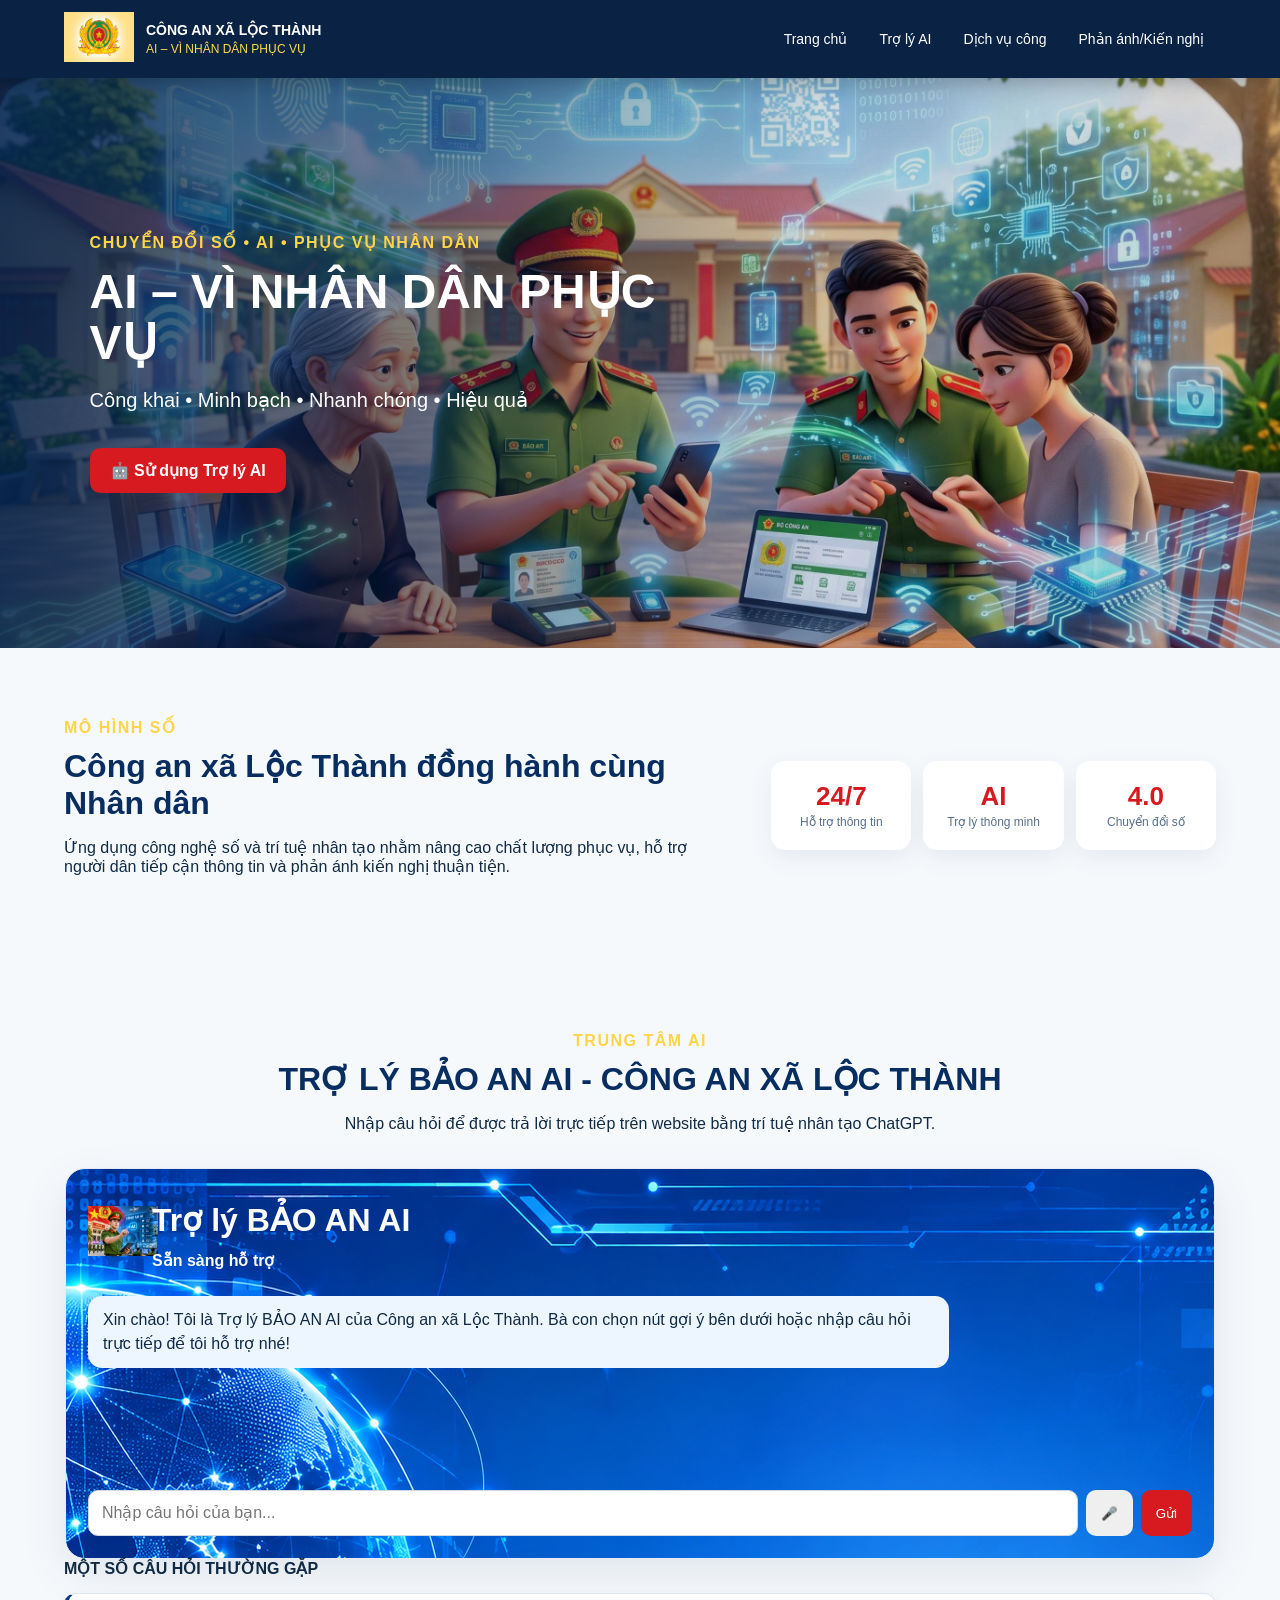
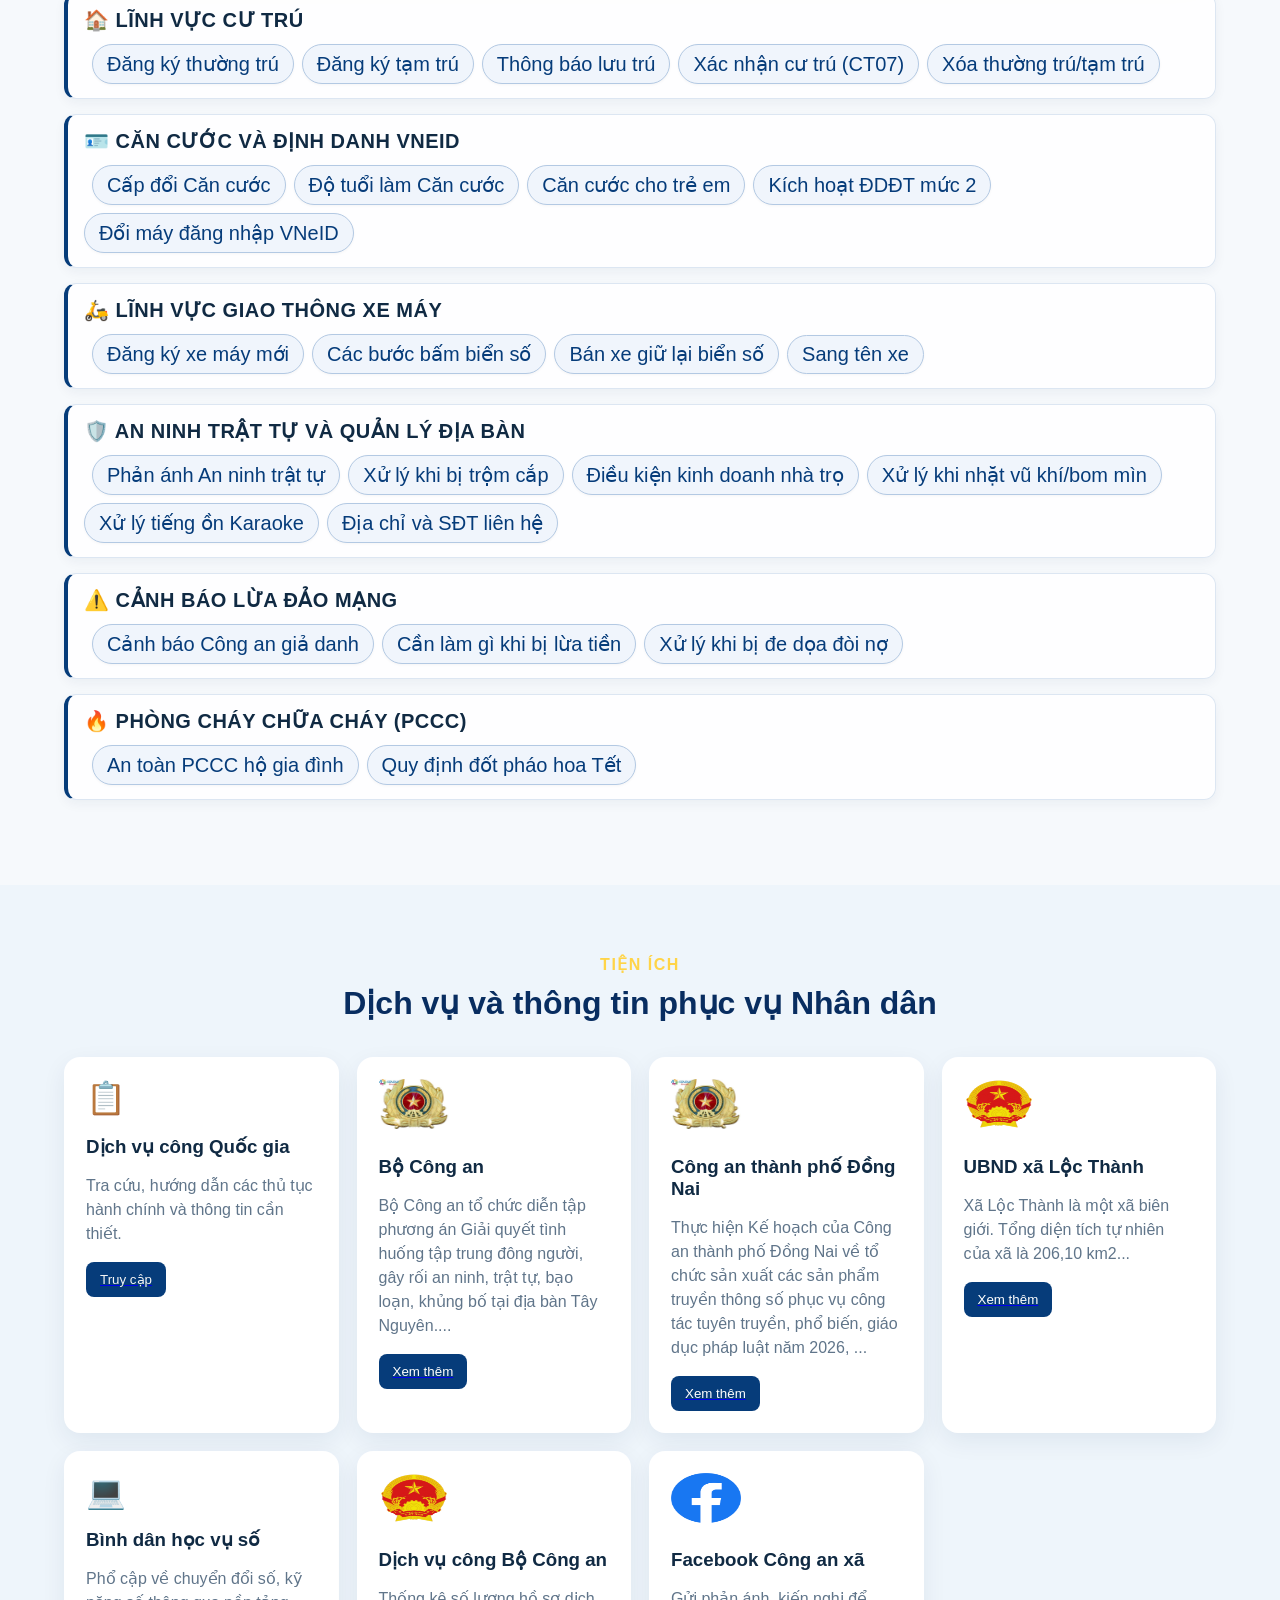
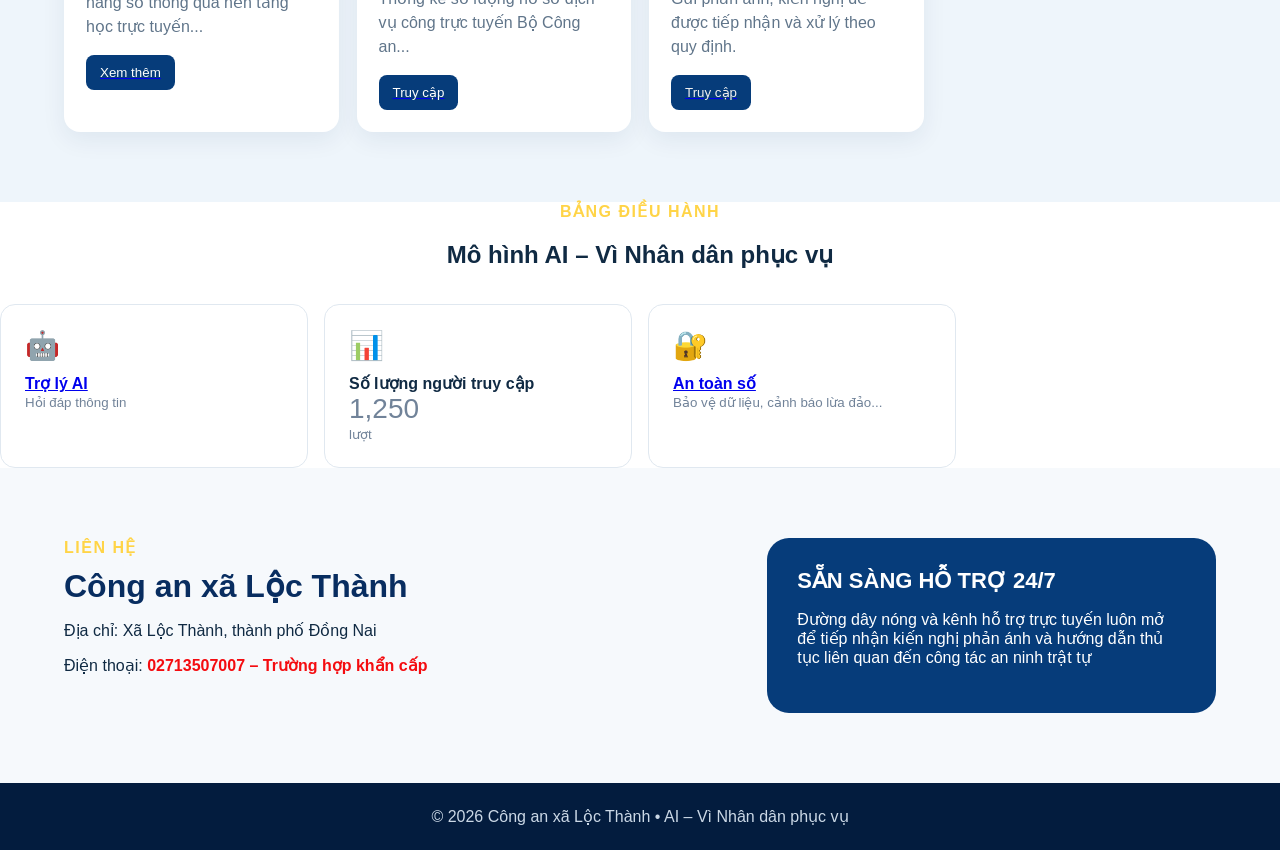
<file: index.html>
<!DOCTYPE html>
<html lang="vi">
<head>
  <meta charset="UTF-8">
  <meta name="viewport" content="width=device-width, initial-scale=1.0">
  <title>Công an xã Lộc Thành - AI Vì Nhân dân phục vụ</title>
  <meta name="description" content="Mô hình AI Công an xã Lộc Thành vì Nhân dân phục vụ">
  <link rel="stylesheet" href="style.css">
</head>
<body>
<header class="topbar">
  <div class="brand">
    <div><img src="logo-cong-an-vector-02.jpg" width="70" height="50" alt="Logo Công An"></div>
    <div>
      <div class="agency">CÔNG AN XÃ LỘC THÀNH</div>
      <div class="tagline">AI – VÌ NHÂN DÂN PHỤC VỤ</div>
    </div>
  </div>
  <button class="menu-btn" onclick="toggleMenu()">☰</button>
  <nav id="nav">
    <a href="#home">Trang chủ</a>
    <a href="#ai">Trợ lý AI</a>
    <a href="https://vpcp.dichvucong.gov.vn/p/home/Dịch vụ công-trang-chu.html" target="_blank">Dịch vụ công</a>
    <a href="https://m.me/CAXLOCTHANH1" target="_blank">Phản ánh/Kiến nghị</a>
  </nav>
</header>

<main>
<section id="home" class="hero">
  <img src="CAX.jpg" alt="Banner AI vì Nhân dân phục vụ" class="hero-img">
  <div class="hero-overlay">
    <div class="hero-copy">
      <span class="pill">CHUYỂN ĐỔI SỐ • AI • PHỤC VỤ NHÂN DÂN</span>
      <h1>AI – VÌ NHÂN DÂN PHỤC VỤ</h1>
      <p>Công khai • Minh bạch • Nhanh chóng • Hiệu quả</p>
      <a class="primary" href="#ai">🤖 Sử dụng Trợ lý AI</a>
    </div>
  </div>
</section>

<section class="intro">
  <div>
    <span class="eyebrow">MÔ HÌNH SỐ</span>
    <h2>Công an xã Lộc Thành đồng hành cùng Nhân dân</h2>
    <p>Ứng dụng công nghệ số và trí tuệ nhân tạo nhằm nâng cao chất lượng phục vụ, hỗ trợ người dân tiếp cận thông tin và phản ánh kiến nghị thuận tiện.</p>
  </div>
  <div class="stats">
    <div><b>24/7</b><span>Hỗ trợ thông tin</span></div>
    <div><b>AI</b><span>Trợ lý thông minh</span></div>
    <div><b>4.0</b><span>Chuyển đổi số</span></div>
  </div>
</section>

<section id="ai" class="section">
  <div class="section-title">
    <span class="eyebrow">TRUNG TÂM AI</span>
    <h2>TRỢ LÝ BẢO AN AI - CÔNG AN XÃ LỘC THÀNH</h2>
    <p>Nhập câu hỏi để được trả lời trực tiếp trên website bằng trí tuệ nhân tạo ChatGPT.</p>
  </div>
	
  <div class="ai-card">
    <div class="ai-head">
      <span class="ai-orb"><img src="Công an AI_ Lá chắn công nghệ tương lai.png" width="70" height="50" alt="Icon AI"></span>
      <div>
        <h2><font color="#FCFCFC">Trợ lý BẢO AN AI</font></h2>
        <b><font color="#FCFCFC">Sẵn sàng hỗ trợ</font></b>
      </div>
    </div>
    <div id="chat" class="chat">
      <div class="msg bot">Xin chào! Tôi là Trợ lý BẢO AN AI của Công an xã Lộc Thành. Bà con chọn nút gợi ý bên dưới hoặc nhập câu hỏi trực tiếp để tôi hỗ trợ nhé!</div>
    </div>
    <div class="input-row">
      <input id="question" placeholder="Nhập câu hỏi của bạn..." onkeydown="if(event.key==='Enter') sendQuestion()">
      <button onclick="startVoice()" title="Nhập bằng giọng nói">🎤</button>
      <button class="send" onclick="sendQuestion()">Gửi</button>
    </div>
  </div>
	<b>MỘT SỐ CÂU HỎI THƯỜNG GẶP</b>
   <div class="quick">
    <b>🏠 Lĩnh vực Cư trú</b><br>
    <button onclick="ask('Tôi cần hỏi về thủ tục đăng ký thường trú')">Đăng ký thường trú</button>
    <button onclick="ask('Tôi cần hỏi về thủ tục đăng ký tạm trú')">Đăng ký tạm trú</button>
    <button onclick="ask('Tôi cần hỏi về thủ tục thông báo lưu trú')">Thông báo lưu trú</button>
    <button onclick="ask('Tôi cần hỏi về giấy xác nhận cư trú')">Xác nhận cư trú (CT07)</button>
   <button onclick="ask('Tôi cần hỏi về xóa')">Xóa thường trú/tạm trú</button>
  </div>

  <div class="quick">
    <b>🪪 Căn cước và Định danh VNeID</b> <br>
    <button onclick="ask('Tôi cần hỏi về cấp đổi CCCD')">Cấp đổi Căn cước</button>
    <button onclick="ask('Tôi cần hỏi về độ tuổi làm căn cước')">Độ tuổi làm Căn cước</button>
    <button onclick="ask('Tôi cần hỏi về làm căn cước cho trẻ em')">Căn cước cho trẻ em</button>
    <button onclick="ask('Tôi cần hỏi về định danh mức 2')">Kích hoạt ĐDĐT mức 2</button>
    <button onclick="ask('Tôi cần hỏi về đổi điện thoại đăng nhập VNeID')">Đổi máy đăng nhập VNeID</button>
  </div>

  <div class="quick">
    <b>🛵 Lĩnh vực Giao thông xe máy</b><br>
    <button onclick="ask('Tôi cần hỏi về thủ tục đăng ký xe máy')">Đăng ký xe máy mới</button>
    <button onclick="ask('Tôi cần hỏi về quy trình bấm biển số xe')">Các bước bấm biển số</button>
    <button onclick="ask('Tôi bán xe có được giữ lại biển số không?')">Bán xe giữ lại biển số</button>
    <button onclick="ask('Tôi cần hỏi về thủ tục sang tên xe')">Sang tên xe</button>
  </div>

  <div class="quick">
    <b>🛡️ An ninh trật tự và Quản lý địa bàn</b><br>
    <button onclick="ask('Tôi muốn phản ánh vấn đề an ninh trật tự.')">Phản ánh An ninh trật tự</button>
    <button onclick="ask('Tôi cần xử lý tình huống trộm cắp như thế nào?')">Xử lý khi bị trộm cắp</button>
    <button onclick="ask('Tôi muốn mở nhà trọ kinh doanh cần điều kiện gì?')">Điều kiện kinh doanh nhà trọ</button>
    <button onclick="ask('Nhặt được súng đạn bom mìn thì làm sao?')">Xử lý khi nhặt vũ khí/bom mìn</button>
	 <button onclick="ask('Hàng xóm hát karaoke ồn thì làm sao?')">Xử lý tiếng ồn Karaoke</button>
    <button onclick="ask('Tôi cần liên hệ Công an xã.')">Địa chỉ và SĐT liên hệ</button>
  </div>

  <div class="quick">
    <b>⚠️ Cảnh báo Lừa đảo mạng</b><br>
    <button onclick="ask('Công an gọi điện yêu cầu tải link lạ cài VNeID đúng không?')">Cảnh báo Công an giả danh</button>
    <button onclick="ask('Tôi lỡ chuyển tiền cho kẻ lừa đảo bị lừa qua mạng thì phải làm sao?')">Cần làm gì khi bị lừa tiền</button>
    <button onclick="ask('Tôi bị đe dọa đòi nợ khống qua điện thoại')">Xử lý khi bị đe dọa đòi nợ</button>
  </div>

  <div class="quick">
    <b>🔥 Phòng cháy chữa cháy (PCCC)</b><br>
    <button onclick="ask('Quy định về an toàn phòng cháy chữa cháy hộ gia đình')">An toàn PCCC hộ gia đình</button>
    <button onclick="ask('Quy định sử dụng pháo hoa ngày Tết')">Quy định đốt pháo hoa Tết</button>
  </div>

</section>

<section id="services" class="section light">
  <div class="section-title"><span class="eyebrow">TIỆN ÍCH</span><h2>Dịch vụ và thông tin phục vụ Nhân dân</h2></div>
  <div class="cards">
    <article><div class="icon">📋</div><h3>Dịch vụ công Quốc gia</h3><p>Tra cứu, hướng dẫn các thủ tục hành chính và thông tin cần thiết.</p><button style="color: white;"><a href="https://vpcp.dichvucong.gov.vn/p/home/Dịch vụ công-trang-chu.html" target="_blank"><font color="#F4F4F4">Truy cập</font></a></button></article>
    <article id="camera"><div class="icon"><img src="images (1).jpg" width="70" height="50" alt="Quốc Huy"></div><h3>Bộ Công an</h3>
      <p>Bộ Công an tổ chức diễn tập phương án Giải quyết tình huống tập trung đông người, gây rối an ninh, trật tự, bạo loạn, khủng bố tại địa bàn Tây Nguyên....</p><button><a href="https://www.bocongan.gov.vn/" target="_blank"><font color="White">Xem thêm</font></a></button></article>
	  <article id="camera"><div class="icon"><img src="images (1).jpg" width="70" height="50" alt="Quốc Huy"></div><h3>Công an thành phố Đồng Nai</h3>
      <p>Thực hiện Kế hoạch của Công an thành phố Đồng Nai về tổ chức sản xuất các sản phẩm truyền thông số phục vụ công tác tuyên truyền, phổ biến, giáo dục pháp luật năm 2026, ...</p><button><a href="https://congan.dongnai.gov.vn/Pages/home.aspx/" target="_blank"><font color="White">Xem thêm</font></a></button></article>
	  <article id="camera"><div class="icon"><img src="Quoc_Huy_Viet_Nam_Chuan.png" width="70" height="50" alt="Quốc Huy"></div><h3>UBND xã Lộc Thành</h3>
      <p>Xã Lộc Thành là một xã biên giới. Tổng diện tích tự nhiên của xã là 206,10 km2...</p><button><a href="https://locthanh.dongnai.gov.vn/" target="_blank"><font color="White">Xem thêm</font></a></button></article>
    <article><div class="icon">💻</div><h3>Bình dân học vụ số</h3><p>Phổ cập về chuyển đổi số, kỹ năng số thông qua nền tảng học trực tuyến...</p><button><a href="https://binhdanhocvusocand.mobifone.vn/" target="_blank"><font color="White">Xem thêm</font></a></button></article>
	  <article><div class="icon"><img src="Quoc_Huy_Viet_Nam_Chuan.png"width="70" height="50" alt="Quốc Huy"></div><h3>Dịch vụ công Bộ Công an</h3><p>Thống kê số lượng hồ sơ dịch vụ công trực tuyến Bộ Công an...</p><button><a href="https://dichvucong.bocongan.gov.vn/?home=1" target="_blank"><font color="White">Truy cập</font></a></button></article>
    <article id="feedback"><div class="icon"><img src="images.png"width="70" height="50" alt="facebook"></div><h3>Facebook Công an xã</h3><p>Gửi phản ánh, kiến nghị để được tiếp nhận và xử lý theo quy định.</p><button><a href=https://www.facebook.com/share/19oJTYgMDp/?mibextid=wwXIfr><font color="#EFEFEF">Truy cập</font></a></button></article>
  </div>
</section>

<section class="dashboard">
  <div class="section-title"><span class="eyebrow">BẢNG ĐIỀU HÀNH</span><h2>Mô hình AI – Vì Nhân dân phục vụ</h2></div>
  <div class="dash-grid">
    <div class="dash-item"><span>🤖</span><b><a href="#ai">Trợ lý AI</a></b><small>Hỏi đáp thông tin</small></div>
    <div class="dash-item"><span>📊</span><b>Số lượng người truy cập</b><small><span id="visitorCount">1,250</span> lượt</small></div>
    <div class="dash-item"><span>🔐</span><b><a href="https://www.antoanso.com/" target="_blank">An toàn số</a></b><small>Bảo vệ dữ liệu, cảnh báo lừa đảo...</small></div>
  </div>
</section>

<section id="contact" class="contact">
  <div><span class="eyebrow">LIÊN HỆ</span><h2>Công an xã Lộc Thành</h2><p>Địa chỉ: Xã Lộc Thành, thành phố Đồng Nai</p><p>Điện thoại: <b><font color="#F40C10">02713507007 – Trường hợp khẩn cấp</font></b></p></div>
  <div class="contact-box"><b>SẴN SÀNG HỖ TRỢ 24/7</b><p>Đường dây nóng và kênh hỗ trợ trực tuyến luôn mở để tiếp nhận kiến nghị phản ánh và hướng dẫn thủ tục liên quan đến công tác an ninh trật tự</p></div>
</section>
</main>

<footer>© 2026 Công an xã Lộc Thành • AI – Vì Nhân dân phục vụ</footer>

<div id="modal" class="modal" onclick="closeModal(event)">
  <div class="modal-box">
    <button class="close" onclick="closeModal()">×</button>
    <h3>Gửi phản ánh, kiến nghị</h3>
    <input placeholder="Họ và tên">
    <input placeholder="Số điện thoại">
    <textarea placeholder="Nội dung phản ánh..."></textarea>
    <button class="primary" onclick="notice('Đã ghi nhận nội dung phản ánh. Hệ thống sẽ tiếp nhận và xử lý.')">Gửi phản ánh</button>
  </div>
</div>

<script>
// --- CẤU HÌNH API CHATGPT ---
const OPENAI_API_KEY = "YOUR_OPENAI_API_KEY"; 

function toggleMenu(){
  document.getElementById("nav").classList.toggle("show");
}
function notice(t){ alert(t); }

const chat = document.getElementById("chat");
const question = document.getElementById("question");

function addMessage(text, type){
  const d = document.createElement("div");
  d.className = "msg " + type;
  d.textContent = text;
  chat.appendChild(d);
  chat.scrollTop = chat.scrollHeight;
}

function ask(text){
  question.value = text;
  sendQuestion();
}

// 1. DỮ LIỆU TỪ KHÓA TRẢ LỜI TRỰC TIẾP
const knowledgeBase = [
  {
    "keys": ["địa chỉ", "dia chi", "số điện thoại", "so dien thoai", "sđt", "sdt", "trực ban", "truc ban", "liên hệ", "lien he", "trụ sở", "tru so"],
    "answer": "Trụ sở Công an xã Lộc Thành đặt tại: ấp K' Liêu, xã Lộc Thành, thành phố Đồng Nai. Số điện thoại trực ban tiếp nhận thông tin 24/24h: 02713.507.007. Trong trường hợp khẩn cấp về an ninh trật tự, bà con vui lòng gọi ngay để được hỗ trợ kịp thời."
  },
  {
    "keys": ["thời gian", "thoi gian", "giờ làm việc", "gio lam viec", "tiếp dân", "tiep dan", "mấy giờ", "may gio", "lịch làm việc", "lich lam viec"],
    "answer": "Công an xã Lộc Thành tiếp công dân giải quyết thủ tục hành chính trong giờ hành chính từ Thứ Hai đến Thứ Sáu (Sáng: 07h00 - 11h30; Chiều: 13h30 - 17h00). Riêng công tác trực ban tiếp nhận tố giác, tin báo về an ninh trật tự duy trì 24/24h tất cả các ngày."
  },
  {
    "keys": ["phát hiện","phat hienhien","trình báo", "trinh bao", "tố giác", "to giac", "mất trộm", "mat trom", "vi phạm", "vi pham", "tội phạm", "toi pham", "báo án", "phản ánh", "bao an", "trộm cắp", "trom cap"],
    "answer": "Khi xảy ra vụ việc an ninh trật tự hoặc mất trộm tài sản, bà con cần: 1. Giữ nguyên hiện trường vụ việc. 2. Gọi ngay Trực ban Công an xã 02713.507.007 hoặc đến trực tiếp trụ sở Công an xã Lộc Thành (ấp K' Liêu) để lập biên bản tiếp nhận trình báo. Bà con cũng có thể phản ánh trực tuyến qua ứng dụng VNeID."
  },
  {
    "keys": ["cư trú","cu tru", "đăng ký thường trú", "dang ky thuong tru", "nộp hồ sơ thường trú", "nop ho so thuong tru", "nhập khẩu", "nhap khau", "thường trú ở đâu", "thuong tru o dau"],
    "answer": "Thủ tục Đăng ký thường trú hiện nộp 100% online qua Cổng Dịch vụ công Bộ Công an hoặc ứng dụng VNeID. Hồ sơ gồm: Tờ khai CT01 và Giấy tờ chứng minh chỗ ở hợp pháp (Sổ hồng/sổ đỏ, hợp đồng mua nhà/thuê nhà). Thời hạn giải quyết: Tối đa 07 ngày làm việc. Nếu có khó khăn vướng mắc trong quá trình thực hiện bà con xin vui lòng liên hệ qua số điện thoại trực ban Công an xã: 02713.507.007 hoặc đến trực tiếp trụ sở Công an xã Lộc Thành, địa chỉ: ấp K’ Liêu, xã Lộc Thành, thành phố Đồng Nai"
  },
  {
    "keys": ["tạm trú", "tam tru", "đăng ký tạm trú", "dang ky tam tru", "thủ tục tạm trú", "thu tuc tam tru", "làm tạm trú", "lam tam tru", "khai báo tạm trú", "khai bao tam tru"],
    "answer": "Thủ tục Đăng ký tạm trú nộp trực tuyến 100% trên Cổng dịch vụ công Bộ Công an hoặc VNeID trong vòng 60 ngày kể từ ngày chuyển đến sinh sống. Hồ sơ: Tờ khai CT01 + Giấy tờ chứng minh chỗ ở hợp pháp (Hợp đồng thuê/mượn nhà). Thời hạn giải quyết: Tối đa 03 ngày làm việc. Nếu có khó khăn vướng mắc trong quá trình thực hiện bà con xin vui lòng liên hệ qua số điện thoại trực ban Công an xã: 02713.507.007 hoặc đến trực tiếp trụ sở Công an xã Lộc Thành, địa chỉ: ấp K’ Liêu, xã Lộc Thành, thành phố Đồng Nai để được hướng dẫn "
  },
  {
    "keys": ["lưu trú", "luu tru", "thông báo lưu trú", "thong bao luu tru", "khách ở lại", "khach o lai", "ở qua đêm", "o qua dem", "nhà trọ", "nha tro", "khách lưu trú", "khach luu tru"],
    "answer": "Thủ tục Thông báo lưu trú thực hiện trực tiếp trên điện thoại qua VNeID (mục Thủ tục hành chính -> Thông báo lưu trú) hoặc Cổng Dịch vụ công Bộ Công an. Thời hạn: Phải thông báo trước 23h00 cùng ngày (nếu khách đến sau 23h00 thì thông báo trước 08h00 ngày hôm sau). Nếu có khó khăn vướng mắc trong quá trình thực hiện bà con xin vui lòng liên hệ qua số điện thoại trực ban Công an xã: 02713.507.007 hoặc đến trực tiếp trụ sở Công an xã Lộc Thành, địa chỉ: ấp K’ Liêu, xã Lộc Thành, thành phố Đồng Nai để được hướng dẫn "
  },
  {
    "keys": ["xác nhận","xac nhan", "xác nhận thông tin về cư trú", "xac nhan thong tin ve cu tru", "ct07", "ct 07", "giấy xác nhận cư trú", "giay xac nhan cu tru", "xin ct07", "xin ct 07"],
    "answer": "Bà con nộp yêu cầu cấp Giấy xác nhận thông tin về cư trú (CT07) qua Cổng dịch vụ công Bộ Công an hoặc ứng dụng VNeID. Có thể chọn nhận bản điện tử trên ứng dụng hoặc bản giấy tại trụ sở/qua bưu điện. Thời hạn giải quyết: Tối đa 01 ngày làm việc."
  },
  {
    "keys": ["xóa","xóa thường trú", "xoa thuong tru", "xóa tạm trú", "xoa tam tru","xóa đăng ký thường trú", "xoa dang ky thuong tru", "xóa đăng ký tạm trú", "xoa dang ky tam tru", "xóa hộ khẩu", "xoa ho khau"],
    "answer": "Công dân bị xóa đăng ký thường trú/tạm trú khi: Qua đời, định cư nước ngoài, thôi quốc tịch Việt Nam, vắng mặt liên tục từ 12 tháng trở lên mà không đăng ký tạm trú nơi khác/không khai báo tạm vắng, hoặc chỗ ở hợp pháp bị phá dỡ, tịch thu. Nếu có khó khăn vướng mắc trong quá trình thực hiện bà con xin vui lòng liên hệ qua số điện thoại trực ban Công an xã: 02713.507.007 hoặc đến trực tiếp trụ sở Công an xã Lộc Thành, địa chỉ: ấp K’ Liêu, xã Lộc Thành, thành phố Đồng Nai để được hướng dẫn"
  },
  {
    "keys": ["CCCD","căn cước công dân", "can cuoc cong dan", "cấp đổi cccd", "doi the cccd", "thẻ cũ còn hạn", "the cu con han", "bắt buộc đổi", "bat buoc doi", "đổi căn cước mới", "doi can cuoc moi"],
    "answer": "Thẻ CCCD mã vạch/gắn chip đã cấp trước ngày 01/7/2024 vẫn có giá trị sử dụng đến hết thời hạn ghi trên thẻ. Công dân được đổi sang thẻ Căn cước mới khi có nhu cầu hoặc khi thẻ cũ hết hạn, hư hỏng, thay đổi thông tin hộ tịch. Nếu có khó khăn vướng mắc trong quá trình thực hiện bà con xin vui lòng liên hệ qua số điện thoại trực ban Công an xã: 02713.507.007 hoặc đến trực tiếp trụ sở Công an xã Lộc Thành, địa chỉ: ấp K’ Liêu, xã Lộc Thành, thành phố Đồng Nai để được hướng dẫn"
  },
  {
    "keys": ["độ tuổi làm CCCD", "do tuoi lam cccd","độ tuổi làm căn cước", "do tuoi lam can cuoc", "mấy tuổi làm căn cước", "may tuoi lam can cuoc", "bắt buộc làm căn cước", "bat buoc lam can cuoc", "dưới 14 tuổi", "duoi 14 tuoi"],
    "answer": "Căn cứ Luật Căn cước: Công dân Việt Nam từ đủ 14 tuổi trở lên BẮT BUỘC phải làm thẻ Căn cước. Công dân dưới 14 tuổi được cấp thẻ Căn cước theo nhu cầu (không bắt buộc)."
  },
  {
    "keys": ["trẻ","cccd cho trẻ","căn cước cho trẻ em", "can cuoc cho tre em", "trẻ dưới 14 tuổi", "tre duoi 14 tuoi", "dưới 6 tuổi", "duoi 6 tuoi", "làm căn cước cho con", "lam can cuoc cho con"],
    "answer": "Trẻ từ 0 - dưới 6 tuổi: Cha/mẹ nộp hồ sơ trực tuyến qua Cổng Dịch vụ công, không thu nhận sinh trắc học. Trẻ từ đủ 6 - dưới 14 tuổi: Cha/mẹ đưa trẻ đến cơ quan Công an để thu nhận vân tay, ảnh khuôn mặt và mống mắt. Nếu có khó khăn vướng mắc trong quá trình thực hiện bà con xin vui lòng liên hệ qua số điện thoại trực ban Công an xã: 02713.507.007 hoặc đến trực tiếp trụ sở Công an xã Lộc Thành, địa chỉ: ấp K’ Liêu, xã Lộc Thành, thành phố Đồng Nai để được hướng dẫn"
  },
  {
    "keys": ["VNeID","vneid", "kích hoạt VNeID", "kich hoat VNeID", "VNeID mức 2", "VNeID muc 2", "định danh mức 2", "dinh danh muc 2", "làm VNeID mức 2", "lam VNeID muc 2"],
    "answer": "Bà con mang theo thẻ Căn cước và điện thoại sử dụng số thuê bao chính chủ đến trụ sở Công an xã Lộc Thành để làm thủ tục thu nhận Định danh điện tử Mức 2 (chụp ảnh, lăn tay). Sau khi nhận tin nhắn phê duyệt, mở ứng dụng VNeID để hoàn tất kích hoạt."
  },
  {
    "keys": ["đổi điện thoại", "doi dien thoai", "mất điện thoại", "mat dien thoai", "đăng nhập VNeID máy mới", "dang nhap VNeID may moi", "đổi máy VNeID", "doi may VNeID"],
    "answer": "Tải VNeID trên máy mới -> Đăng nhập tài khoản. Xác thực bằng cách quét chip NFC trên thẻ Căn cước bằng máy mới, hoặc lấy mã OTP từ thiết bị cũ. Nếu máy không hỗ trợ NFC hoặc mất máy cũ, bà con mang Căn cước ra Công an xã để được hỗ trợ cấp mã đổi thiết bị. Nếu có khó khăn vướng mắc trong quá trình thực hiện bà con xin vui lòng liên hệ qua số điện thoại trực ban Công an xã: 02713.507.007 hoặc đến trực tiếp trụ sở Công an xã Lộc Thành, địa chỉ: ấp K’ Liêu, xã Lộc Thành, thành phố Đồng Nai để được hướng dẫn"
  },
  {
    "keys": ["ô tô","oto", "xe máy", "đăng ký xe", "dang ky xe", "bấm biển số", "bam bien so", "công an xã đăng ký xe", "cong an xa dang ky xe", "bấm biển", "bam bien xe may"],
    "answer": "Công an xã Lộc Thành thực hiện thủ tục đăng ký, cấp biển số định danh lần đầu và thu hồi xe ô tô, mô tô, xe gắn máy, xe máy điện của cá nhân/tổ chức tại địa phương. Địa điểm: Trụ sở Công an xã Lộc Thành (ấp K' Liêu)."
  },
  {
    "keys": ["bấm biển số","bước bấm biển số", "buoc bam bien so", "thủ tục bấm biển xe", "thu tuc bam bien xe", "quy trình đăng ký xe", "quy trinh dang ky xe"],
    "answer": "Quy trình 3 bước: 1. Nộp lệ phí trước bạ (tại Thuế hoặc online). 2. Kê khai hồ sơ đăng ký xe trên Cổng Dịch vụ công Bộ Công an lấy mã hồ sơ. 3. Đưa xe và hồ sơ gốc (Hóa đơn, Phiếu xuất xưởng) đến Công an xã Lộc Thành để kiểm tra xe và bấm biển số."
  },
  {
    "keys": ["bán xe","ban xe","bán xe giữ biển", "ban xe giu bien", "giữ lại biển số", "giu lai bien so", "bán xe bán biển", "ban xe ban bien"],
    "answer": "Khi bán hoặc chuyển nhượng xe, chủ xe BẮT BUỘC phải giữ lại Giấy đăng ký xe và biển số xe, nộp lại cho Công an để làm thủ tục thu hồi. Biển số định danh này sẽ lưu trong kho dữ liệu 05 năm để cấp lại khi bạn mua xe mới. Nếu có khó khăn vướng mắc trong quá trình thực hiện bà con xin vui lòng liên hệ qua số điện thoại trực ban Công an xã: 02713.507.007 hoặc đến trực tiếp trụ sở Công an xã Lộc Thành, địa chỉ: ấp K’ Liêu, xã Lộc Thành, thành phố Đồng Nai để được hướng dẫn"
  },
  {
    "keys": ["sang tên","sang ten","sang tên xe", "sang ten xe", "sang tên xe máy", "sang ten xe may", "mua xe cũ", "mua xe cu"],
    "answer": "1. Chủ cũ làm thủ tục thu hồi đăng ký, biển số tại cơ quan Công an quản lý xe đó. 2. Chủ mới đăng ký sang tên trên Cổng Dịch vụ công Bộ Công an, sau đó mang xe và hồ sơ thu hồi đến Công an cấp xã nơi cư trú để bấm biển số định danh mới. Nếu có khó khăn vướng mắc trong quá trình thực hiện bà con xin vui lòng liên hệ qua số điện thoại trực ban Công an xã: 02713.507.007 hoặc đến trực tiếp trụ sở Công an xã Lộc Thành, địa chỉ: ấp K’ Liêu, xã Lộc Thành, thành phố Đồng Nai để được hướng dẫn"
  },
  {
    "keys": ["kinh doanh nhà trọ","kinh doanh nha tro","mở nhà trọ", "mo nha tro", "điều kiện An ninh trật tự", "dieu kien An ninh trật tự", "cho thuê lưu trú", "cho thue luu tru", "kinh doanh nhà trọ", "kinh doanh nha tro"],
    "answer": "Chủ cơ sở cần: 1. Có Giấy đăng ký kinh doanh hộ cá thể. 2. Bảo đảm điều kiện an toàn Phòng cháy chữa cháy. 3. Xin cấp Giấy chứng nhận đủ điều kiện về An ninh trật tự tại Công an cấp thẩm quyền. 4. Cam kết và thực hiện đầy đủ việc khai báo tạm trú/lưu trú cho khách qua VNeID. Nếu có khó khăn vướng mắc trong quá trình thực hiện bà con xin vui lòng liên hệ qua số điện thoại trực ban Công an xã: 02713.507.007 hoặc đến trực tiếp trụ sở Công an xã Lộc Thành, địa chỉ: ấp K’ Liêu, xã Lộc Thành, thành phố Đồng Nai để được hướng dẫn"
  },
  {
    "keys": ["nhặt được súng", "nhat duoc sung", "nhặt được bom", "nhat duoc bom", "vật liệu nổ", "vat lieu no", "đạn mìn", "dan min", "vũ khí", "vu khi"],
    "answer": "Nghiêm cấm cưa đục, nhặt gom, tàng trữ vũ khí, vật liệu nổ! Khi phát hiện: 1. Giữ nguyên hiện trường, cắm biển cảnh báo, không cho người khác tiếp cận. 2. Gọi ngay Công an xã Lộc Thành qua SĐT 02713.507.007 để thu gom và xử lý an toàn."
  },
  {
    "keys": ["đốt pháo", "dot phao", "sử dụng pháo", "su dung phao", "pháo hoa", "phao hoa", "pháo nổ", "phao no", "ngày tết đốt pháo", "ngay tet dot phao"],
    "answer": "Người dân từ đủ 18 tuổi chỉ được sử dụng PHÁO HOA KHÔNG TIẾNG NỔ do các doanh nghiệp thuộc Bộ Quốc phòng sản xuất. Nghiêm cấm tuyệt đối việc sản xuất, tàng trữ, buôn bán và đốt pháo nổ, pháo hoa nổ tự chế. Vi phạm sẽ bị xử phạt hành chính rất nặng hoặc truy cứu trách nhiệm hình sự."
  },
  {
    "keys": ["phản ánh","hát karaoke ồn", "hat karaoke on", "hàng xóm gây ồn", "hang xom gay on", "loa công suất lớn", "loa cong suat lon", "ồn ào quá giờ", "on ao qua gio"],
    "answer": "Hành vi gây tiếng động lớn, huyên náo tại khu dân cư từ 22h00 đêm đến 06h00 sáng hôm sau là vi phạm pháp luật và sẽ bị xử phạt hành chính theo Nghị định 282/2025/NĐ-CP. Khi bị ảnh hưởng, bà con gọi ngay Trực ban Công an xã 02713.507.007 để lực lượng Công an xã đến kiểm tra, nhắc nhở và xử lý."
  },
  {
    "keys": ["otp","công an gọi điện", "cong an goi dien", "tải link lạ", "tai link la", "cung cấp otp", "cung cap otp", "lừa đảo VNeID", "lua dao VNeID"],
    "answer": "CẢNH BÁO LỪA ĐẢO! Cơ quan Công an KHÔNG BAO GIỜ gọi điện yêu cầu người dân tải ứng dụng qua đường link lạ (file .apk), KHÔNG yêu cầu chuyển tiền hay đọc mã OTP ngân hàng. Bà con tuyệt đối không làm theo và cúp máy ngay lập tức! bà con xin vui lòng liên hệ qua số điện thoại trực ban Công an xã: 02713.507.007 hoặc đến trực tiếp trụ sở Công an xã Lộc Thành, địa chỉ: ấp K’ Liêu, xã Lộc Thành, thành phố Đồng Nai để được hỗ trợ"
  },
  {
    "keys": ["lừa đảo","lua dao","lỡ chuyển tiền lừa đảo", "lo chuyen tien lua dao", "bị lừa tiền", "bi lua tien", "bị lừa qua mạng", "bi lua qua mang", "chuyển tiền kẻ xấu", "chuyen tien ke xau"],
    "answer": "1. Gọi ngay đường dây nóng Ngân hàng yêu cầu phong tỏa tài khoản khẩn cấp. 2. Lưu giữ/chụp ảnh chứng từ giao dịch, tin nhắn, số tài khoản kẻ lừa đảo. 3. Đến ngay Công an xã Lộc Thành (ấp K' Liêu) hoặc cơ quan Công an gần nhất để báo án."
  },
  {
    "keys": ["đe dọa đòi nợ", "de doa doi no", "không vay tiền bị đòi nợ", "khong vay tien bi doi no", "bị khủng bố điện thoại", "bi khung bo dien thoai", "đòi nợ khống", "doi no khong"],
    "answer": "1. Bình tĩnh, không chuyển tiền cho kẻ xấu. 2. Bật chặn cuộc gọi rác, khóa bảo mật trang cá nhân. 3. Thông báo cho người thân/bạn bè biết mình bị mạo danh đòi nợ khống. 4. Ghi âm cuộc gọi, lưu tin nhắn đe dọa mang đến Công an xã Lộc Thành để trình báo."
  },
  {
    "keys": ["an toàn pccc hộ gia đình", "pccc gia đình", "phòng cháy chữa cháy", "phong chay chua chay", "pccc"],
    "answer": "Mỗi hộ gia đình cần: 1. Trang bị ít nhất 01 bình chữa cháy xách tay và dụng cụ phá dỡ. 2. Mở lối thoát nạn thứ 2 (ban công, chuồng cọp phải có cửa mở). 3. Tắt các thiết bị điện không sử dụng trước khi ra khỏi nhà hoặc đi ngủ."
  }
];

// 2. HÀM TÌM KIẾM THEO TỪ KHÓA
function getLocalAnswer(text){
  const normalizeStr = (str) => str.toLowerCase().normalize("NFD").replace(/[\u0300-\u036f]/g, "").trim();
  const q = normalizeStr(text);

  for(const item of knowledgeBase){
    const match = item.keys.some(k => q.includes(normalizeStr(k)));
    if(match){
      return item.answer;
    }
  }
  return null;
}

// 3. GỌI API CHATGPT KHI KHÔNG TÌM THẤY TỪ KHÓA
async function fetchChatGPTResponse(userQuery) {
  const systemPrompt = `Bạn là Trợ lý Trí tuệ Nhân tạo chính thức của Công an xã Lộc Thành, thành phố Đồng Nai. 
Nhiệm vụ của bạn là tư vấn, giải đáp thắc mắc của người dân về thủ tục hành chính, cư trú, VNeID, an ninh trật tự, giao thông, PCCC.
Trả lời bằng tiếng Việt, lịch sự, ngắn gọn và chuẩn mực. Số điện thoại khẩn cấp: 02713507007.`;

  try {
    const response = await fetch("https://api.openai.com/v1/chat/completions", {
      method: "POST",
      headers: {
        "Content-Type": "application/json",
        "Authorization": `Bearer ${OPENAI_API_KEY}`
      },
      body: JSON.stringify({
        model: "gpt-4o-mini",
        messages: [
          { role: "system", content: systemPrompt },
          { role: "user", content: userQuery }
        ],
        temperature: 0.7
      })
    });

    if (!response.ok) throw new Error(`API Error: ${response.status}`);
    const data = await response.json();
    return data.choices[0].message.content.trim();
  } catch (error) {
    console.warn("Lỗi API ChatGPT:", error);
    return "Cảm ơn bà con đã gửi câu hỏi. Mọi thắc mắc chi tiết xin vui lòng liên hệ Trực ban Công an xã Lộc Thành qua SĐT: 02713.507.007 để được tư vấn và giải đáp.";
  }
}

// 4. XỬ LÝ GỬI CÂU HỎI
async function sendQuestion(){
  const q = question.value.trim();
  if(!q) return;

  addMessage(q, "user");
  question.value = "";

  const directAnswer = getLocalAnswer(q);

  if (directAnswer) {
    addMessage(directAnswer, "bot");
    speak(directAnswer);
  } else {
    const loading = document.createElement("div");
    loading.className = "msg bot";
    loading.textContent = "🤖 Đang suy nghĩ...";
    chat.appendChild(loading);
    chat.scrollTop = chat.scrollHeight;

    let reply = "";
    if (OPENAI_API_KEY && OPENAI_API_KEY !== "YOUR_OPENAI_API_KEY") {
      reply = await fetchChatGPTResponse(q);
    } else {
      await new Promise(r => setTimeout(r, 400));
      reply = "Trợ lý AI chưa nhận diện được từ khóa này. Bà con vui lòng đặt câu hỏi chi tiết, cụ thể hơn về các thủ tục hành chính, phản ánh về An ninh trật tự hoặc đến trực tiếp Công an xã Lộc Thành để được hướng dẫn hoặc gọi Trực ban Công an xã 02713.507.007.";
    }

    loading.remove();
    addMessage(reply, "bot");
    speak(reply);
  }
}

function startVoice(){
  const R = window.SpeechRecognition || window.webkitSpeechRecognition;
  if(!R){
    alert("Hãy sử dụng Chrome hoặc Edge để nhập bằng giọng nói.");
    return;
  }
  const r = new R();
  r.lang = "vi-VN";
  r.interimResults = false;
  r.maxAlternatives = 1;
  r.onresult = e => {
    question.value = e.results[0][0].transcript;
    sendQuestion();
  };
  r.onerror = () => alert("Không nhận được giọng nói. Vui lòng thử lại.");
  r.start();
}

function speak(){
  if(!("speechSynthesis" in window)) return;
  speechSynthesis.cancel();
  const u = new SpeechSynthesisUtterance(text);
  u.lang = "vi-VN";
  u.rate = 0.95;
  speechSynthesis.speak(u);
}

function openFeedback(){ document.getElementById("modal").classList.add("open"); }
function closeModal(e){
  if(!e || e.target.id === "modal" || e.target.classList.contains("close")){
    document.getElementById("modal").classList.remove("open");
  }
}
</script>
</body>
</html>
</file>
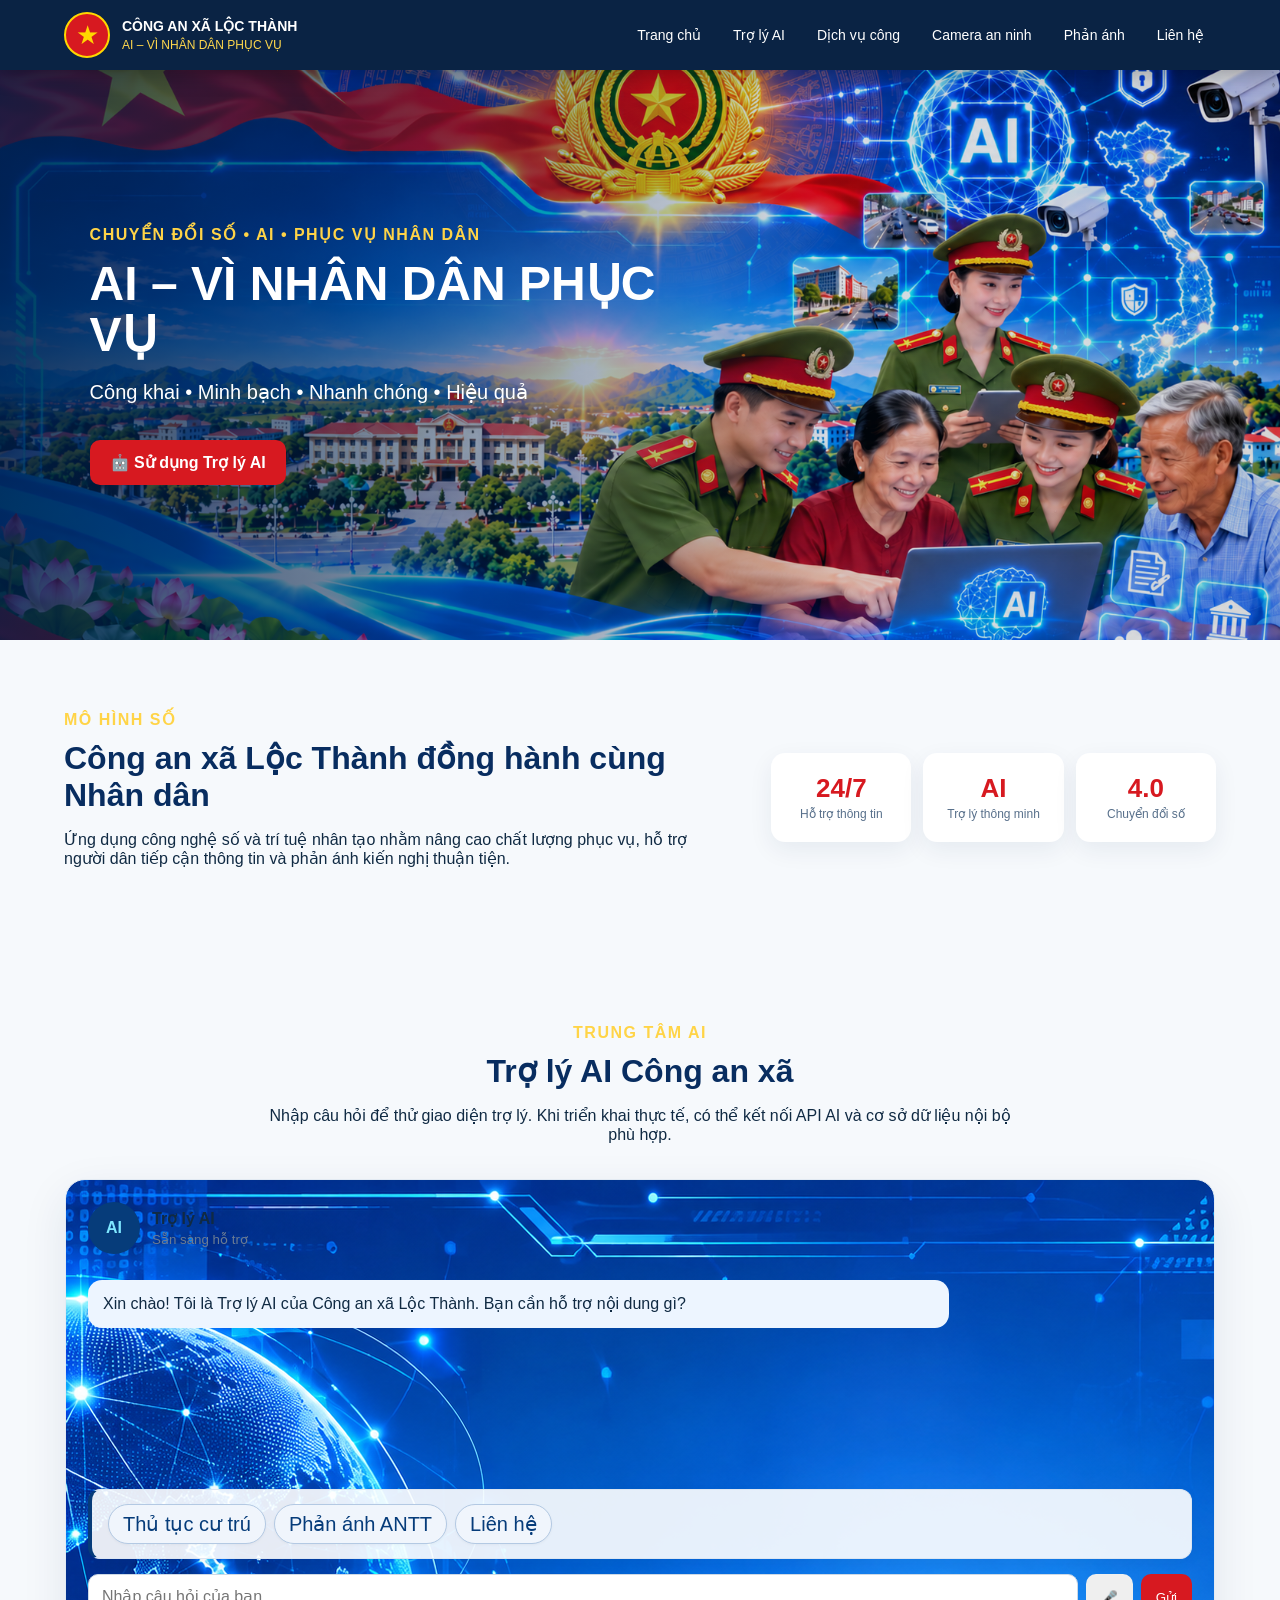
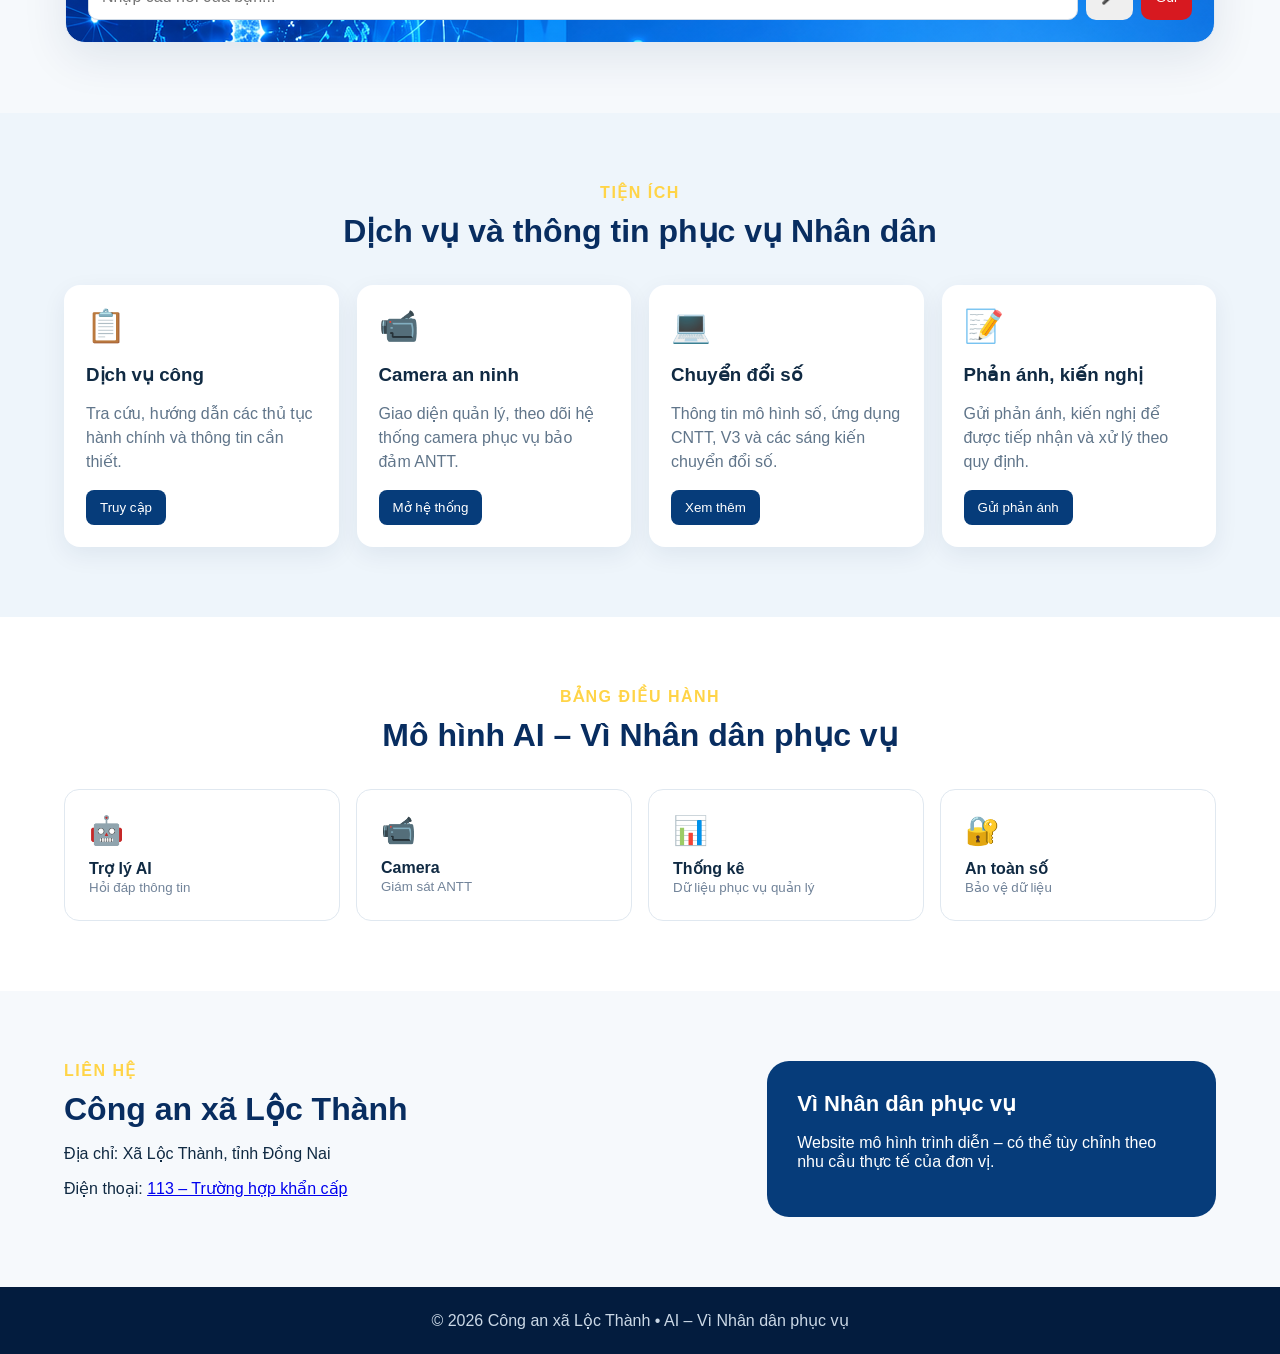
<file: LienHe.html>
<!DOCTYPE html>
<html lang="vi">
<head>
  <meta charset="UTF-8">
  <meta name="viewport" content="width=device-width, initial-scale=1.0">
  <title>Công an xã Lộc Thành - AI Vì Nhân dân phục vụ</title>
  <meta name="description" content="Mô hình AI Công an xã Lộc Thành vì Nhân dân phục vụ">
  <link rel="stylesheet" href="style.css">
</head>
<body>
<header class="topbar">
  <div class="brand">
    <div class="emblem">★</div>
    <div>
      <div class="agency">CÔNG AN XÃ LỘC THÀNH</div>
      <div class="tagline">AI – VÌ NHÂN DÂN PHỤC VỤ</div>
    </div>
  </div>
  <button class="menu-btn" onclick="toggleMenu()">☰</button>
  <nav id="nav">
    <a href="#home">Trang chủ</a>
    <a href="#ai">Trợ lý AI</a>
    <a href="#services">Dịch vụ công</a>
    <a href="#camera">Camera an ninh</a>
    <a href="#feedback">Phản ánh</a>
    <a href="#contact">Liên hệ</a>
  </nav>
</header>

<main>
<section id="home" class="hero">
  <img src="banner-ai.png" alt="Banner AI vì Nhân dân phục vụ" class="hero-img">
  <div class="hero-overlay">
    <div class="hero-copy">
      <span class="pill">CHUYỂN ĐỔI SỐ • AI • PHỤC VỤ NHÂN DÂN</span>
      <h1>AI – VÌ NHÂN DÂN PHỤC VỤ</h1>
      <p>Công khai • Minh bạch • Nhanh chóng • Hiệu quả</p>
      <a class="primary" href="#ai">🤖 Sử dụng Trợ lý AI</a>
    </div>
  </div>
</section>

<section class="intro">
  <div>
    <span class="eyebrow">MÔ HÌNH SỐ</span>
    <h2>Công an xã Lộc Thành đồng hành cùng Nhân dân</h2>
    <p>Ứng dụng công nghệ số và trí tuệ nhân tạo nhằm nâng cao chất lượng phục vụ, hỗ trợ người dân tiếp cận thông tin và phản ánh kiến nghị thuận tiện.</p>
  </div>
  <div class="stats">
    <div><b>24/7</b><span>Hỗ trợ thông tin</span></div>
    <div><b>AI</b><span>Trợ lý thông minh</span></div>
    <div><b>4.0</b><span>Chuyển đổi số</span></div>
  </div>
</section>

<section id="ai" class="section">
  <div class="section-title">
    <span class="eyebrow">TRUNG TÂM AI</span>
    <h2>Trợ lý AI Công an xã</h2>
    <p>Nhập câu hỏi để thử giao diện trợ lý. Khi triển khai thực tế, có thể kết nối API AI và cơ sở dữ liệu nội bộ phù hợp.</p>
  </div>
  <div class="ai-card">
    <div class="ai-head"><span class="ai-orb">AI</span><div><b>Trợ lý AI</b><small>Sẵn sàng hỗ trợ</small></div></div>
    <div id="chat" class="chat">
      <div class="msg bot">Xin chào! Tôi là Trợ lý AI của Công an xã Lộc Thành. Bạn cần hỗ trợ nội dung gì?</div>
    </div>
    <div class="quick">
      <button onclick="ask('Tôi cần hỏi về thủ tục cư trú.')">Thủ tục cư trú</button>
      <button onclick="ask('Tôi muốn phản ánh vấn đề an ninh trật tự.')">Phản ánh ANTT</button>
      <button onclick="ask('Tôi cần liên hệ Công an xã.')">Liên hệ</button>
    </div>
    <div class="input-row">
      <input id="question" placeholder="Nhập câu hỏi của bạn..." onkeydown="if(event.key==='Enter') sendQuestion()">
      <button onclick="startVoice()" title="Nhập bằng giọng nói">🎤</button>
      <button class="send" onclick="sendQuestion()">Gửi</button>
    </div>
  </div>
</section>

<section id="services" class="section light">
  <div class="section-title"><span class="eyebrow">TIỆN ÍCH</span><h2>Dịch vụ và thông tin phục vụ Nhân dân</h2></div>
  <div class="cards">
    <article><div class="icon">📋</div><h3>Dịch vụ công</h3><p>Tra cứu, hướng dẫn các thủ tục hành chính và thông tin cần thiết.</p><button onclick="notice('Chức năng Dịch vụ công đang được cấu hình.')">Truy cập</button></article>
    <article id="camera"><div class="icon">📹</div><h3>Camera an ninh</h3><p>Giao diện quản lý, theo dõi hệ thống camera phục vụ bảo đảm ANTT.</p><button onclick="notice('Khu vực Camera yêu cầu tài khoản được cấp quyền.')">Mở hệ thống</button></article>
    <article><div class="icon">💻</div><h3>Chuyển đổi số</h3><p>Thông tin mô hình số, ứng dụng CNTT, V3 và các sáng kiến chuyển đổi số.</p><button onclick="notice('Đang cập nhật nội dung chuyển đổi số.')">Xem thêm</button></article>
    <article id="feedback"><div class="icon">📝</div><h3>Phản ánh, kiến nghị</h3><p>Gửi phản ánh, kiến nghị để được tiếp nhận và xử lý theo quy định.</p><button onclick="openFeedback()">Gửi phản ánh</button></article>
  </div>
</section>

<section class="section dashboard">
  <div class="section-title"><span class="eyebrow">BẢNG ĐIỀU HÀNH</span><h2>Mô hình AI – Vì Nhân dân phục vụ</h2></div>
  <div class="dash-grid">
    <div class="dash-item"><span>🤖</span><b>Trợ lý AI</b><small>Hỏi đáp thông tin</small></div>
    <div class="dash-item"><span>📹</span><b>Camera</b><small>Giám sát ANTT</small></div>
    <div class="dash-item"><span>📊</span><b>Thống kê</b><small>Dữ liệu phục vụ quản lý</small></div>
    <div class="dash-item"><span>🔐</span><b>An toàn số</b><small>Bảo vệ dữ liệu</small></div>
  </div>
</section>

<section id="contact" class="contact">
  <div><span class="eyebrow">LIÊN HỆ</span><h2>Công an xã Lộc Thành</h2><p>Địa chỉ: Xã Lộc Thành, tỉnh Đồng Nai</p><p>Điện thoại: <a href="tel:113">113 – Trường hợp khẩn cấp</a></p></div>
  <div class="contact-box"><b>Vì Nhân dân phục vụ</b><p>Website mô hình trình diễn – có thể tùy chỉnh theo nhu cầu thực tế của đơn vị.</p></div>
</section>
</main>

<footer>© 2026 Công an xã Lộc Thành • AI – Vì Nhân dân phục vụ</footer>

<div id="modal" class="modal" onclick="closeModal(event)">
  <div class="modal-box">
    <button class="close" onclick="closeModal()">×</button>
    <h3>Gửi phản ánh, kiến nghị</h3>
    <input placeholder="Họ và tên">
    <input placeholder="Số điện thoại">
    <textarea placeholder="Nội dung phản ánh..."></textarea>
    <button class="primary" onclick="notice('Đã ghi nhận nội dung demo. Khi triển khai thật, kết nối biểu mẫu với máy chủ tiếp nhận.')">Gửi phản ánh</button>
  </div>
</div>

<script>
function toggleMenu(){document.getElementById("nav").classList.toggle("show")}
function notice(t){alert(t)}
function ask(t){document.getElementById("question").value=t;sendQuestion()}
function addMessage(t,c){const d=document.createElement("div");d.className="msg "+c;d.textContent=t;document.getElementById("chat").appendChild(d);document.getElementById("chat").scrollTop=99999}
async function sendQuestion(){const i=document.getElementById("question"),q=i.value.trim();if(!q)return;addMessage(q,"user");i.value="";addMessage("AI đang xử lý câu hỏi...","bot");const loading=document.getElementById("chat").lastChild;try{const r=await fetch("/api/chat",{method:"POST",headers:{"Content-Type":"application/json"},body:JSON.stringify({message:q})});const d=await r.json();loading.remove();if(!r.ok)throw Error(d.error||"Lỗi");addMessage(d.reply||"AI chưa có câu trả lời.","bot");speak(d.reply||"")}catch(e){loading.textContent="Không kết nối được máy chủ AI. Hãy kiểm tra máy chủ và API key.";console.error(e)}}
function startVoice(){const R=window.SpeechRecognition||window.webkitSpeechRecognition;if(!R){alert("Hãy dùng Chrome hoặc Edge để nhập bằng giọng nói.");return}const r=new R();r.lang="vi-VN";r.onresult=e=>{document.getElementById("question").value=e.results[0][0].transcript;sendQuestion()};r.start()}
function speak(t){if(!t||!speechSynthesis)return;speechSynthesis.cancel();const u=new SpeechSynthesisUtterance(t);u.lang="vi-VN";u.rate=.95;speechSynthesis.speak(u)}
function escapeHtml(s){return s.replace(/[&<>"']/g,m=>({"&":"&amp;","<":"&lt;",">":"&gt;","\"":"&quot;","'":"&#039;"}[m]))}
function openFeedback(){document.getElementById("modal").classList.add("open")}
function closeModal(e){if(!e||e.target.id==="modal"||e.target.classList.contains("close"))document.getElementById("modal").classList.remove("open")}
</script>
</body>
</html>
</file>
<file: style.css>
*{box-sizing:border-box}html{scroll-behavior:smooth}body{margin:0;font-family:Arial,Helvetica,sans-serif;color:#102a43;background:#f6f9fc}.topbar{position:sticky;top:0;z-index:50;display:flex;align-items:center;justify-content:space-between;padding:12px 5%;background:rgba(3,28,62,.97);color:white;box-shadow:0 4px 20px #0004}.brand{display:flex;align-items:center;gap:12px}.emblem{width:46px;height:46px;border-radius:50%;display:grid;place-items:center;background:#d71920;color:#ffd700;border:2px solid #ffd700;font-size:26px}.agency{font-size:14px;font-weight:700}.tagline{font-size:12px;color:#ffd84d;margin-top:4px}nav{display:flex;gap:8px;align-items:center}nav a{color:#fff;text-decoration:none;padding:10px 12px;border-radius:8px;font-size:14px}nav a:hover{background:#ffffff18}.menu-btn{display:none;background:none;border:1px solid #fff5;color:#fff;border-radius:7px;padding:7px 10px;font-size:20px}.hero{position:relative;min-height:570px;overflow:hidden;background:#062b62}.hero-img{width:100%;height:570px;object-fit:cover;display:block}.hero-overlay{position:absolute;inset:0;background:linear-gradient(90deg,rgba(0,31,73,.85),rgba(0,31,73,.15) 65%,rgba(0,0,0,.15));display:flex;align-items:center;padding:0 7%}.hero-copy{max-width:620px;color:white}.pill,
.eyebrow{font-weight:800;letter-spacing:1.5px;color:#ffd447}.hero h1{font-size:48px;line-height:1.05;margin:15px 0 12px}.hero p{font-size:20px}.primary{display:inline-block;margin-top:16px;padding:13px 20px;border:0;border-radius:10px;background:#d71920;color:white;text-decoration:none;font-weight:700;cursor:pointer}.intro,.section,.contact{margin:auto;padding:70px 5%}.intro{display:grid;grid-template-columns:1.5fr 1fr;gap:40px;align-items:center}.intro h2,.section h2,.contact h2{font-size:32px;margin:10px 0 12px;color:#082d60}.stats{display:grid;grid-template-columns:repeat(3,1fr);gap:12px}.stats div{background:white;border-radius:14px;padding:20px;text-align:center;box-shadow:0 8px 24px #092b5012}.stats b{display:block;font-size:26px;color:#d71920}.stats span{font-size:12px;color:#58708b}.section-title{text-align:center;max-width:760px;margin:0 auto 35px}.ai-card{ max-width:1150px;margin:auto;background:url("Nền công nghệ AI xanh tương lai.png");border-radius:20px;padding:22px;box-shadow:0 15px 45px #092b5018;border:1px solid #e2eaf3}.ai-head{display:flex;gap:12px;align-items:center}.ai-head small{display:block;color:#6b7c93;margin-top:4px}.ai-orb{width:52px;height:52px;border-radius:50%;display:grid;place-items:center;background:#063c7a;color:#7fe8ff;font-weight:900}.chat{height:220px;overflow:auto;padding:18px 0}.msg{max-width:78%;padding:12px 15px;border-radius:14px;margin:8px 0;line-height:1.5}.msg.bot{background:#edf5ff}.msg.user{margin-left:auto;background:#063c7a;color:white}.input-row{display:flex;gap:8px}.input-row input,.modal-box input,.modal-box textarea{flex:1;padding:13px;border:1px solid #ccd8e5;border-radius:10px;font:inherit}.input-row button{border:0;border-radius:10px;padding:0 15px;cursor:pointer}.input-row .send{background:#d71920;color:#fff}.light{background:#eef5fb;max-width:none;padding-left:5%;padding-right:5%}.cards{max-width:1180px;margin:auto;display:grid;grid-template-columns:repeat(4,1fr);gap:18px}.cards article{background:white;border-radius:16px;padding:22px;box-shadow:0 8px 25px #092b5012}.icon{font-size:32px}.cards h3{margin-bottom:8px}.cards p{color:#60758a;min-height:65px;line-height:1.5}.cards button{border:0;background:#063c7a;color:white;padding:10px 14px;border-radius:8px;cursor:pointer}.dashboard{background:white}.dash-grid{display:grid;grid-template-columns:repeat(4,1fr);gap:16px}.dash-item{border:1px solid #e0e8f0;border-radius:15px;padding:24px}.dash-item span{font-size:28px;display:block}.dash-item b{display:block;margin-top:12px}.dash-item small{color:#718399}.contact{display:grid;grid-template-columns:1.5fr 1fr;gap:30px}.contact-box{background:#063c7a;color:white;padding:30px;border-radius:22px}.contact-box b{font-size:22px}footer{background:#031c3e;color:#cbd8e6;text-align:center;padding:24px}.modal{display:none;position:fixed;inset:0;background:#0008;z-index:100;align-items:center;justify-content:center;padding:20px}.modal.open{display:flex}.modal-box{background:white;width:min(520px,100%);padding:25px;border-radius:16px;position:relative}.modal-box input,.modal-box textarea{display:block;width:100%;margin:10px 0}.modal-box textarea{height:130px}.close{position:absolute;right:14px;top:10px;border:0;background:none;font-size:28px;cursor:pointer}@media(max-width:900px){nav{display:none;position:absolute;top:70px;left:0;right:0;background:#031c3e;padding:10px;flex-direction:column}nav.show{display:flex}.menu-btn{display:block}.hero,.hero-img{min-height:500px;height:500px}.hero h1{font-size:36px}.intro,.contact{grid-template-columns:1fr}.cards{grid-template-columns:repeat(2,1fr)}.dash-grid{grid-template-columns:repeat(2,1fr)}}@media(max-width:560px){.topbar{padding:10px 4%}.agency{font-size:12px}.hero,.hero-img{height:460px;min-height:460px}.hero-overlay{padding:0 6%}.hero h1{font-size:30px}.hero p{font-size:16px}.intro,.section,.contact{padding:45px 5%}.cards{grid-template-columns:1fr}.dash-grid{grid-template-columns:1fr}.stats{grid-template-columns:1fr}.input-row input{min-width:0}.msg{max-width:90%}}

.quick {
  display: flex;
  gap: 8px;
  flex-wrap: wrap;
  align-items: center;
  margin-top: 15px;
  margin-bottom: 15px;
  padding: 14px 16px;
  background: rgba(255, 255, 255, 0.9);
  border-left: 4px solid #063c7a; /* Viền điểm nhấn bên trái màu xanh thương hiệu */
  border-top: 1px solid #dce6f2;
  border-right: 1px solid #dce6f2;
  border-bottom: 1px solid #dce6f2;
  border-radius: 12px;
  box-shadow: 0 4px 12px rgba(9, 43, 80, 0.05);
  transition: all 0.3s ease;
}

/* Đổi màu viền điểm nhấn cho nhóm Phản ánh/Tố giác (nhóm thứ 2) */
.quick:nth-of-type(2) {
  border-left-color: #d71920; /* Viền đỏ cho phần Phản ánh/Tố giác */
}

/* --- Tiêu đề của từng nhóm gợi ý --- */
.quick b {
  width: 100%;
  display: block;
  font-size: 20px;
  text-transform: uppercase;
  letter-spacing: 0.5px;s
  color: #082d60;
  margin-bottom: 4px;
}

/* --- Phong cách Nút gợi ý (Button) --- */
.quick button {
  border: 1px solid #b3c9e3;
  background: #f0f5fc;
  color: #063c7a;
  border-radius: 20px;
  padding: 7px 14px;
  font-size: 20px;
  font-weight: 500;
  cursor: pointer;
  transition: all 0.25s cubic-bezier(0.4, 0, 0.2, 1);
  box-shadow: 0 1px 3px rgba(0, 0, 0, 0.04);
}

/* Hiệu ứng khi rê chuột vào nút (Hover) */
.quick button:hover {
  background: #063c7a;
  color: #ffffff;
  border-color: #063c7a;
  box-shadow: 0 4px 10px rgba(6, 60, 122, 0.25);
  transform: translateY(-2px);
}

/* Hiệu ứng riêng khi hover nút thuộc nhóm Tố giác/Phản ánh */
.quick:nth-of-type(2) button:hover {
  background: #d71920;
  color: #ffffff;
  border-color: #d71920;
  box-shadow: 0 4px 10px rgba(215, 25, 32, 0.25);
}

/* Hiệu ứng khi bấm vào nút (Active) */
.quick button:active {
  transform: translateY(0);
  box-shadow: 0 1px 2px rgba(0, 0, 0, 0.1);
}
</file>
